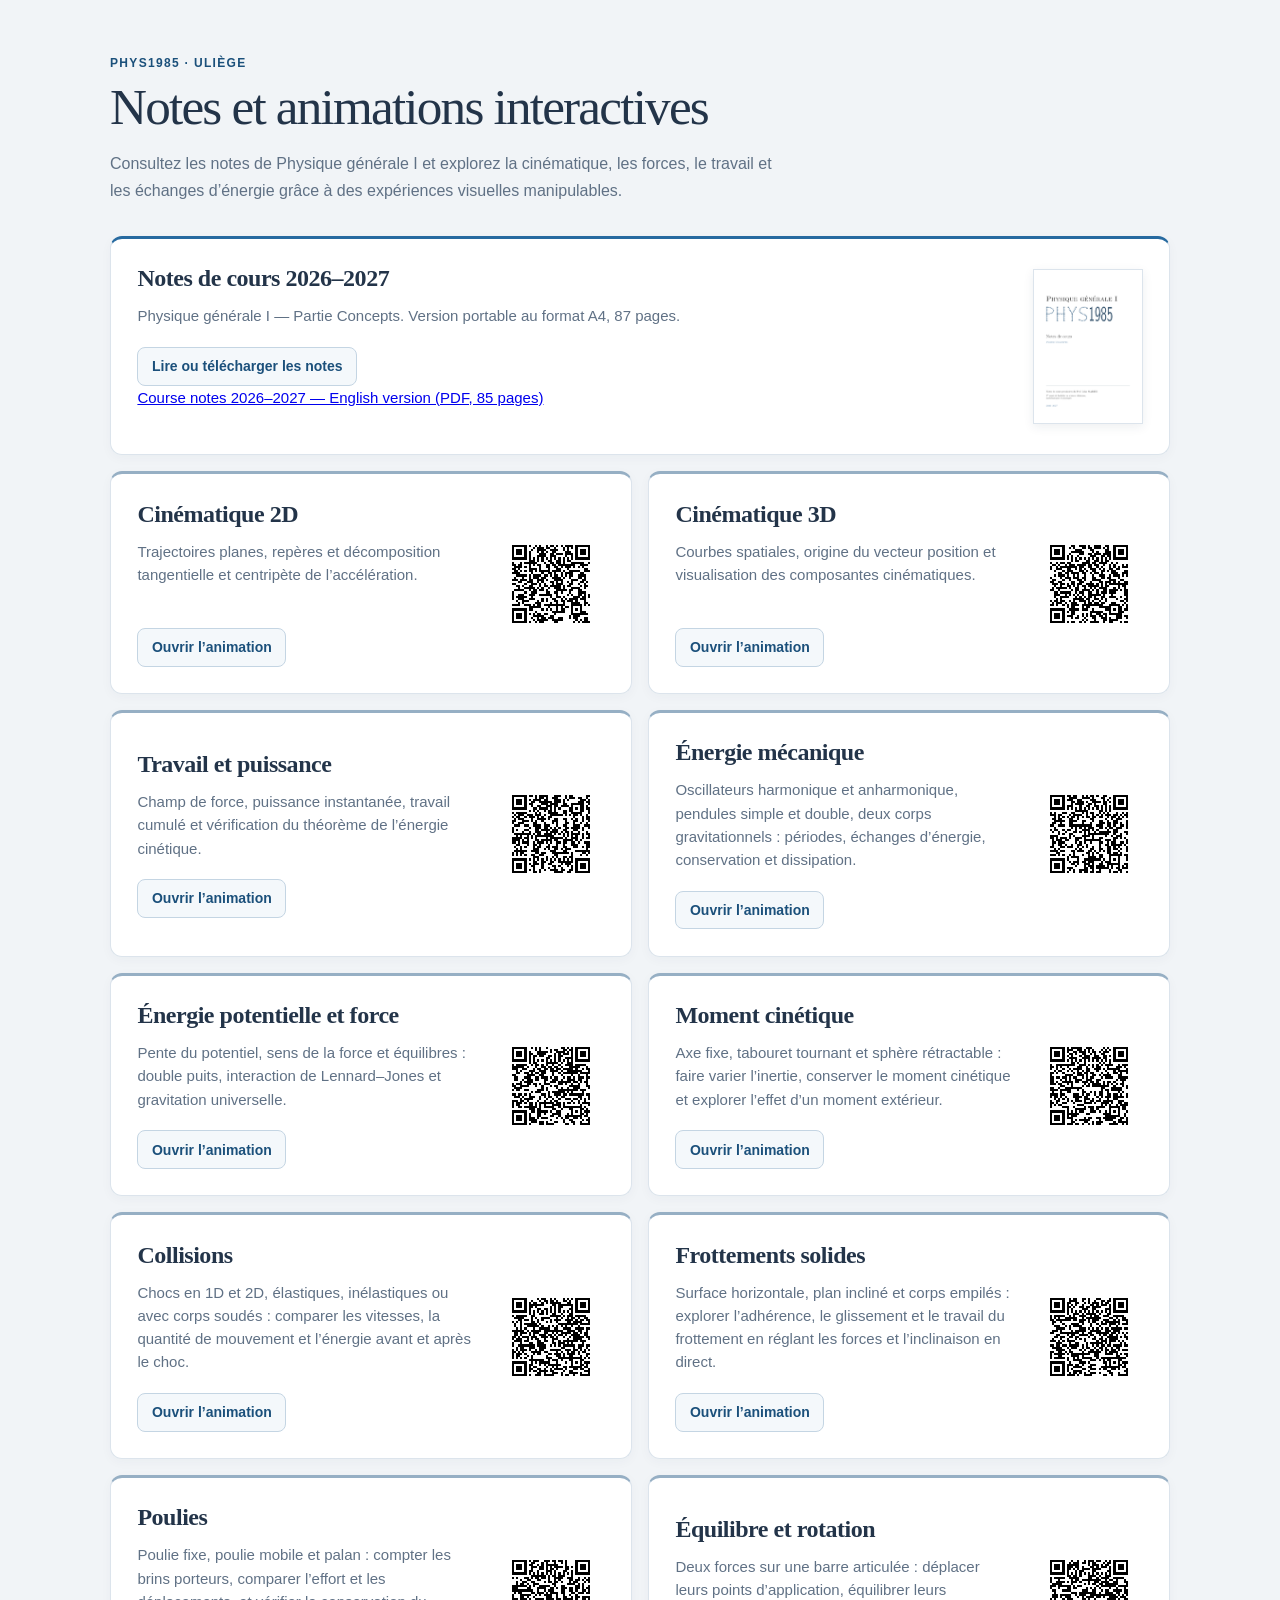
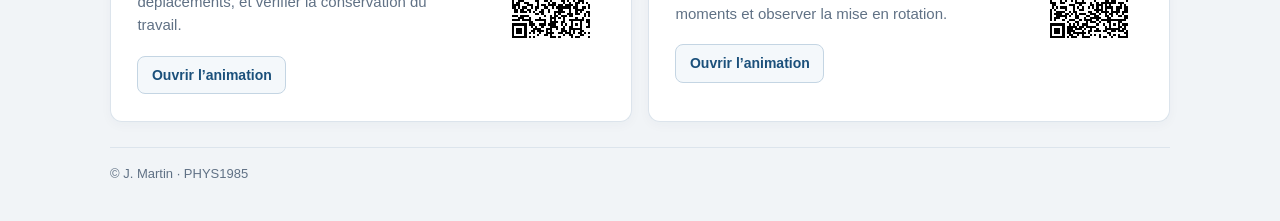
<file: index.html>
<!doctype html>
<html lang="fr">
<head>
  <meta charset="utf-8">
  <meta name="viewport" content="width=device-width, initial-scale=1">
  <meta name="description" content="Notes de cours et animations interactives de mécanique pour le cours PHYS1985.">
  <link rel="canonical" href="https://aenictusgithub.github.io/PHYS1985/">
  <meta property="og:title" content="PHYS1985 — Notes et animations interactives de mécanique">
  <meta property="og:description" content="Notes de cours 2026–2027 et expériences visuelles manipulables de cinématique, dynamique, énergie, collisions, rotations et ondes.">
  <meta property="og:type" content="website">
  <meta property="og:url" content="https://aenictusgithub.github.io/PHYS1985/">
  <meta property="og:image" content="https://aenictusgithub.github.io/PHYS1985/og.png">
  <meta name="twitter:card" content="summary_large_image">
  <meta name="twitter:title" content="PHYS1985 — Notes et animations interactives de mécanique">
  <meta name="twitter:description" content="Notes de cours 2026–2027 et expériences visuelles manipulables de cinématique, dynamique, énergie, collisions, rotations et ondes.">
  <meta name="twitter:image" content="https://aenictusgithub.github.io/PHYS1985/og.png">
  <title>PHYS1985 — Notes et animations interactives</title>
  <link rel="stylesheet" href="assets/phys1985-theme.css">
</head>
<body class="catalog">
  <main>
    <header>
      <p class="eyebrow">PHYS1985 · ULiège</p>
      <h1>Notes et animations interactives</h1>
      <p class="intro">Consultez les notes de Physique générale I et explorez la cinématique, les forces, le travail et les échanges d’énergie grâce à des expériences visuelles manipulables.</p>
    </header>

    <section class="grid" aria-label="Ressources disponibles">
      <article class="featured">
        <div>
          <h2>Notes de cours 2026–2027</h2>
          <p>Physique générale I — Partie Concepts. Version portable au format A4, 87 pages.</p>
          <a class="button" href="notes/Notes_de_cours_2627.pdf">Lire ou télécharger les notes</a>
          <p lang="en"><a href="notes/Course_notes_2627_EN.pdf">Course notes 2026–2027 — English version (PDF, 85 pages)</a></p>
        </div>
        <a class="notes-cover-link" href="notes/Notes_de_cours_2627.pdf" aria-label="Ouvrir les notes de cours 2026–2027">
          <img class="notes-cover" src="notes/Notes_2627_portable_cover.png" alt="Page de garde des notes de cours PHYS1985 2026–2027">
        </a>
      </article>

      <article>
        <div>
          <h2>Cinématique 2D</h2>
          <p>Trajectoires planes, repères et décomposition tangentielle et centripète de l’accélération.</p>
          <a class="button" href="cinematique_2d_webapp_fr.html">Ouvrir l’animation</a>
        </div>
        <img class="qr" src="qr-codes/cinematique_2d.svg" alt="QR code vers l’animation de cinématique 2D">
      </article>

      <article>
        <div>
          <h2>Cinématique 3D</h2>
          <p>Courbes spatiales, origine du vecteur position et visualisation des composantes cinématiques.</p>
          <a class="button" href="cinematique_3d_webapp_fr.html">Ouvrir l’animation</a>
        </div>
        <img class="qr" src="qr-codes/cinematique_3d.svg" alt="QR code vers l’animation de cinématique 3D">
      </article>

      <article>
        <div>
          <h2>Travail et puissance</h2>
          <p>Champ de force, puissance instantanée, travail cumulé et vérification du théorème de l’énergie cinétique.</p>
          <a class="button" href="puissance_travail_webapp_fr.html">Ouvrir l’animation</a>
        </div>
        <img class="qr" src="qr-codes/puissance_travail.svg" alt="QR code vers l’animation sur le travail et la puissance">
      </article>

      <article>
        <div>
          <h2>Énergie mécanique</h2>
          <p>Oscillateurs harmonique et anharmonique, pendules simple et double, deux corps gravitationnels : périodes, échanges d’énergie, conservation et dissipation.</p>
          <a class="button" href="energie_mecanique_webapp_fr.html">Ouvrir l’animation</a>
        </div>
        <img class="qr" src="qr-codes/energie_mecanique.svg" alt="QR code vers l’animation sur l’énergie mécanique">
      </article>

      <article>
        <div>
          <h2>Énergie potentielle et force</h2>
          <p>Pente du potentiel, sens de la force et équilibres : double puits, interaction de Lennard–Jones et gravitation universelle.</p>
          <a class="button" href="potentiel_force_webapp_fr.html">Ouvrir l’animation</a>
        </div>
        <img class="qr" src="qr-codes/potentiel_force.svg" alt="QR code vers l’animation sur l’énergie potentielle et la force">
      </article>

      <article>
        <div>
          <h2>Moment cinétique</h2>
          <p>Axe fixe, tabouret tournant et sphère rétractable : faire varier l’inertie, conserver le moment cinétique et explorer l’effet d’un moment extérieur.</p>
          <a class="button" href="moment_cinetique_webapp_fr.html">Ouvrir l’animation</a>
        </div>
        <img class="qr" src="qr-codes/moment_cinetique.svg" alt="QR code vers l’animation sur le moment cinétique">
      </article>

      <article>
        <div>
          <h2>Collisions</h2>
          <p>Chocs en 1D et 2D, élastiques, inélastiques ou avec corps soudés : comparer les vitesses, la quantité de mouvement et l’énergie avant et après le choc.</p>
          <a class="button" href="collisions_webapp_fr.html">Ouvrir l’animation</a>
        </div>
        <img class="qr" src="qr-codes/collisions.svg" alt="QR code vers l’animation sur les collisions">
      </article>

      <article>
        <div>
          <h2>Frottements solides</h2>
          <p>Surface horizontale, plan incliné et corps empilés : explorer l’adhérence, le glissement et le travail du frottement en réglant les forces et l’inclinaison en direct.</p>
          <a class="button" href="frottements_solides_webapp_fr.html">Ouvrir l’animation</a>
        </div>
        <img class="qr" src="qr-codes/frottements_solides.svg" alt="QR code vers l’animation sur les frottements solides">
      </article>

      <article>
        <div>
          <h2>Poulies</h2>
          <p>Poulie fixe, poulie mobile et palan : compter les brins porteurs, comparer l’effort et les déplacements, et vérifier la conservation du travail.</p>
          <a class="button" href="poulies_webapp_fr.html">Ouvrir l’animation</a>
        </div>
        <img class="qr" src="qr-codes/poulies.svg" alt="QR code vers l’animation sur les poulies">
      </article>
      <article>
        <div>
          <h2>Équilibre et rotation</h2>
          <p>Deux forces sur une barre articulée : déplacer leurs points d’application, équilibrer leurs moments et observer la mise en rotation.</p>
          <a class="button" href="equilibres_statiques_webapp_fr.html">Ouvrir l’animation</a>
        </div>
        <img class="qr" src="qr-codes/equilibres_statiques.svg" alt="QR code vers l’animation sur l’équilibre et la rotation">
      </article>
    </section>

    <footer>© J. Martin · PHYS1985</footer>
  </main>
</body>
</html>
</file>
<file: assets/phys1985-theme.css>
/* PHYS1985 — shared visual language. Embedded in every standalone application. */
:root {
  --bg: #f1f4f7;
  --panel: #ffffff;
  --panel-soft: #f7f9fb;
  --ink: #233449;
  --muted: #607185;
  --line: #dce4ec;
  --accent: #276aa0;
  --accent-dark: #1b507b;
  --position: #d9683b;
  --velocity: #2775b6;
  --acceleration: #7758a6;
  --tangential: #b5688b;
  --normal: #268576;
  --centripetal: #268576;
  --force: #7758a6;
  --work: #2775b6;
  --positive: #268576;
  --negative: #b5687b;
  --shadow: 0 3px 12px rgba(28, 49, 72, 0.035);
  --ui-font: -apple-system, BlinkMacSystemFont, "Segoe UI", sans-serif;
  --title-font: "STIX Two Text", Georgia, "Times New Roman", serif;
  --radius: 0.75rem;
  --text-ui: 0.875rem;
  --text-secondary: 0.75rem;
  --text-formula: 0.9375rem;
  --text-value: 0.875rem;
  --text-tick: 0.8125rem;
  font-family: var(--ui-font);
  font-synthesis: none;
  color-scheme: light;
}

.phys-app { margin: 0; color: var(--ink); background: var(--bg); }
.phys-app [hidden] { display: none !important; }
.phys-app mjx-container[jax="SVG"] { font-size: 100% !important; }
.phys-app #app-shell {
  display: grid;
  grid-template-columns: 20.5rem minmax(0, 1fr);
  width: 100%;
  height: 100vh;
  height: 100dvh;
  min-height: 0;
}
.phys-app .control-panel {
  min-width: 0;
  overflow-y: auto;
  border-right: 1px solid var(--line);
  box-shadow: none;
  scrollbar-width: thin;
  scrollbar-color: #b9c7d4 transparent;
}
.phys-app .app-header {
  padding: 1.65rem 1.35rem 1.35rem;
  border: 0;
  border-top: 3px solid var(--accent);
  background: var(--panel);
}
.phys-app .eyebrow, .catalog .eyebrow {
  margin: 0 0 0.55rem;
  color: var(--accent-dark);
  font-family: var(--ui-font);
  font-size: 0.75rem;
  font-weight: 650;
  letter-spacing: 0.11em;
  text-transform: uppercase;
}
.phys-app .app-header h1 {
  margin: 0;
  font-family: var(--title-font);
  font-size: 1.95rem;
  font-weight: 600;
  letter-spacing: -0.035em;
  line-height: 1.12;
}
.phys-app .subtitle {
  margin: 0.65rem 0 0;
  color: var(--muted);
  font-size: 0.875rem;
  line-height: 1.5;
}
.phys-app .panel-section {
  padding: 1.1rem 1.35rem 1.2rem;
  border-top: 1px solid var(--line);
  border-bottom: 0;
}
.phys-app .panel-section h2 {
  margin: 0 0 0.85rem;
  color: var(--muted);
  font-family: var(--ui-font);
  font-size: 0.75rem;
  font-weight: 650;
  letter-spacing: 0.075em;
  line-height: 1.45;
  text-transform: uppercase;
}
.phys-app .section-heading-row { align-items: baseline; margin-bottom: 0.85rem; }
.phys-app .section-heading-row h2 { margin: 0; }
.phys-app .field-label {
  margin-bottom: 0.5rem;
  color: var(--ink);
  font-size: 0.875rem;
  font-weight: 550;
  line-height: 1.4;
}
.phys-app .field-label.compact { margin-top: 1rem; font-size: 0.875rem; }
.phys-app button, .phys-app select {
  min-width: 0;
  min-height: 2.6rem;
  border: 1px solid #cfdae5;
  border-radius: 0.5rem;
  color: var(--ink);
  background: #fff;
  font-size: 0.875rem;
  line-height: 1.25;
  transition: background-color 140ms ease, border-color 140ms ease;
}
.phys-app button { padding: 0.6rem 0.65rem; }
.phys-app select { width: 100%; padding: 0.6rem 1.7rem 0.6rem 0.65rem; text-overflow: ellipsis; }
.phys-app button:hover, .phys-app select:hover { border-color: #8daac1; background: #f5f8fb; }
.phys-app button:focus-visible,
.phys-app select:focus-visible,
.phys-app input:focus-visible,
.phys-app [tabindex]:focus-visible,
.catalog a:focus-visible {
  outline: 3px solid #88b5d7;
  outline-offset: 3px;
}
.phys-app .primary-button {
  color: #fff;
  border-color: var(--accent);
  background: var(--accent);
  font-weight: 600;
  box-shadow: 0 1px 2px rgba(28, 49, 72, 0.08);
}
.phys-app .primary-button:hover { color: #fff; border-color: var(--accent-dark); background: var(--accent-dark); }
.phys-app .text-button {
  min-height: 1.5rem;
  padding: 0;
  border: 0;
  border-radius: 0;
  color: var(--accent);
  background: transparent;
  font-size: 0.8125rem;
  font-weight: 550;
}
.phys-app .text-button:hover { background: transparent; text-decoration: underline; text-underline-offset: 0.2em; }
.phys-app .transport-row { display: grid; grid-template-columns: 1fr 1.35fr 0.9fr; gap: 0.4rem; }
.phys-app .transport-row select { width: 100%; padding-left: 0.45rem; padding-right: 0.6rem; }
.phys-app .transport-row button { padding-left: 0.35rem; padding-right: 0.35rem; font-size: 0.8125rem; }
.phys-app .preset-grid { gap: 0.45rem; }
.phys-app .preset-grid button { min-height: 2.25rem; padding: 0.4rem; font-size: 0.8125rem; }
.phys-app input[type="range"] {
  -webkit-appearance: none;
  appearance: none;
  display: block;
  width: 100%;
  height: 1.75rem;
  margin: 0.05rem 0;
  padding: 0;
  border: 0;
  background: transparent;
  cursor: pointer;
  accent-color: var(--accent);
}
.phys-app input[type="range"]::-webkit-slider-runnable-track { height: 4px; border-radius: 4px; background: #d3dee8; }
.phys-app input[type="range"]::-moz-range-track { height: 4px; border-radius: 4px; background: #d3dee8; }
.phys-app input[type="range"]::-webkit-slider-thumb {
  -webkit-appearance: none;
  width: 16px;
  height: 16px;
  margin-top: -6px;
  border: 2px solid #fff;
  border-radius: 50%;
  background: var(--accent);
  box-shadow: 0 0 0 1px #b6c8d8;
}
.phys-app input[type="range"]::-moz-range-thumb {
  width: 12px;
  height: 12px;
  border: 2px solid #fff;
  border-radius: 50%;
  background: var(--accent);
  box-shadow: 0 0 0 1px #b6c8d8;
}
.phys-app input[type="checkbox"] { width: 1rem; height: 1rem; margin: 0; accent-color: var(--accent); }
.phys-app .vector-options, .phys-app .display-options { gap: 0.15rem; margin-top: 0; }
.phys-app .check-row {
  min-height: 2.1rem;
  padding: 0.2rem 0;
  gap: 0.55rem;
  color: var(--ink);
  font-size: 0.875rem;
  line-height: 1.4;
  cursor: pointer;
}
.phys-app .swatch { width: 0.55rem; height: 0.55rem; border: 0; box-shadow: none; }
.phys-app .swatch-velocity { background: var(--velocity); }
.phys-app .range-readout-row { align-items: baseline; gap: 0.7rem; margin-top: 0.15rem; font-size: 0.8125rem; }
.phys-app .range-readout-row output, .phys-app .paired-controls output { color: var(--ink); font-weight: 500; }
.phys-app .microcopy { font-size: 0.75rem; line-height: 1.5; }
.phys-app .inline-check { flex: 0 0 auto; gap: 0.4rem; font-size: 0.8125rem; }
.phys-app .block-note { margin-top: 0.7rem; }
.phys-app .velocity-polar-controls .field-label { min-height: 4rem; }
.phys-app .equation-section { background: var(--panel-soft); }
.phys-app .equations { min-width: 0; color: var(--ink); font-size: var(--text-formula); }
.phys-app .equation { font-size: var(--text-formula); line-height: 1.5; }
.phys-app .equation.parameters, .phys-app .equations .equation-note { font-family: var(--ui-font); font-size: 0.75rem; line-height: 1.55; }
.phys-app .panel-footer {
  gap: 0.85rem;
  padding: 1rem 1.35rem;
  border-top: 1px solid var(--line);
  color: var(--muted);
  font-size: 0.75rem;
  line-height: 1.55;
  white-space: normal;
}
.phys-app .panel-footer > span:first-child { flex: 0 0 auto; }
.phys-app .panel-footer .author-surname { font-variant-caps: small-caps; }
.phys-app .visualization-panel {
  min-width: 0;
  min-height: 0;
  gap: 0.85rem;
  padding: 1rem;
  background: var(--bg);
}
.phys-app #viewport, .phys-app .visual-card {
  min-width: 0;
  border: 1px solid var(--line);
  border-radius: var(--radius);
  background: #fff;
  box-shadow: var(--shadow);
}
.phys-app #viewport { min-height: 18rem; }
.phys-app .time-badge {
  top: 0.85rem;
  left: 0.85rem;
  padding: 0.45rem 0.6rem;
  border: 1px solid var(--line);
  border-radius: 0.5rem;
  color: var(--ink);
  background: rgba(255, 255, 255, 0.94);
  font-size: var(--text-value);
  box-shadow: 0 2px 6px rgba(28, 49, 72, 0.035);
}
.phys-app .viewport-toolbar { top: 0.85rem; right: 0.85rem; border: 0; border-radius: 0.5rem; background: transparent; }
.phys-app .viewport-toolbar button {
  min-height: 2.2rem;
  padding: 0.45rem 0.6rem;
  border: 1px solid var(--line);
  border-radius: 0.5rem;
  background: rgba(255, 255, 255, 0.94);
  font-size: 0.75rem;
}
.phys-app .warning-badge { border-radius: 0.5rem; font-size: 0.8125rem; }
.phys-app .readout-panel {
  min-height: 0;
  padding: 0;
  border: 0;
  background: transparent;
}
.phys-app .vector-readouts { grid-template-columns: repeat(auto-fit, minmax(min(100%, 14rem), 1fr)); gap: 0.7rem; }
.phys-app .vector-readout, .phys-app .readout-card {
  position: relative;
  min-width: 0;
  padding: 0.8rem 0.9rem;
  border: 1px solid var(--line);
  border-radius: 0.625rem;
  background: #fff;
  box-shadow: var(--shadow);
}
.phys-app .vector-readout { border-top: 2px solid var(--readout-color); gap: 0.1rem; }
.phys-app .vector-readout-line { max-width: 100%; padding: 0.22rem 0; overflow-x: auto; scrollbar-width: thin; line-height: 1.4; }
.phys-app .vector-readout-magnitude { font-size: var(--text-value); font-weight: 500; }
.phys-app .vector-readout-components { font-size: var(--text-value); }
.phys-app .readout-card::before { inset: 0 0 auto; width: auto; height: 2px; }
.phys-app .readout-symbol { font-size: var(--text-value); line-height: 1.35; }
.phys-app .readout-card strong { margin: 0.28rem 0 0.22rem; font-size: var(--text-value); font-weight: 500; }
.phys-app .range-readout-row output, .phys-app .paired-controls output { font-size: var(--text-value); }
.phys-app .readout-card small { font-size: 0.75rem; line-height: 1.45; }
.phys-app .axis-title-label { font-size: var(--text-formula); }
.phys-app .axis-tick-label { font-size: var(--text-tick); font-weight: 400; }

/* The force field keeps a dark plotting surface for its magnitude palette. */
.phys-app[data-app="energy"] .visualization-panel { display: block; overflow-y: auto; container: workspace / inline-size; }
.phys-app[data-app="energy"] .experiment-grid {
  grid-template-columns: minmax(0, 1fr);
  grid-template-rows: minmax(360px, 47vh) minmax(380px, 38vh);
  gap: 0.85rem;
}
.phys-app[data-app="energy"] .readout-panel { grid-template-columns: repeat(auto-fit, minmax(9rem, 1fr)); gap: 0.7rem; margin-top: 0.85rem; }
.phys-app .card-heading { min-height: 4.4rem; padding: 0.9rem 1rem; align-items: center; }
.phys-app .card-heading h2 { font-family: var(--title-font); font-size: 1.125rem; font-weight: 600; line-height: 1.3; }
.phys-app .card-kicker { color: var(--muted); font-size: 0.75rem; font-weight: 500; letter-spacing: 0.065em; }
.phys-app .sign-badge, .phys-app .result-badge { padding: 0.35rem 0.55rem; border-radius: 0.4rem; font-size: 0.75rem; font-weight: 550; }
.phys-app .sign-badge.positive { color: #20695b; background: #e9f3ef; }
.phys-app .sign-badge.negative { color: #97495f; background: #f8edf0; }
.phys-app .sign-badge.neutral { color: #56697a; background: #edf2f6; }
.phys-app .result-badge { color: var(--accent-dark); background: #edf3f8; }
.phys-app[data-app="energy"] .time-badge { display: grid; gap: 0.3rem; color: #eef5fc; border-color: #34475b; background: rgba(16, 29, 44, 0.92); box-shadow: none; }
.phys-app[data-app="energy"] .viewport-toolbar button { color: #e3edf7; border-color: #34475b; background: rgba(16, 29, 44, 0.92); }
.phys-app[data-app="energy"] .viewport-toolbar button:hover { background: #263c50; }
.phys-app .drag-a-hint { left: 0.85rem; bottom: 0.85rem; border-color: #34475b; border-radius: 0.4rem; background: rgba(16, 29, 44, 0.85); color: #cfdeeb; font-size: 0.75rem; }
.phys-app .scene-math-label { text-shadow: none; }
.phys-app .point-label { color: #ed8a58; }
.phys-app .velocity-label { color: #6db9ed; }
.phys-app .kinetic-readout::before { background: var(--position); }
.phys-app .chart-legend { top: 0.6rem; right: 0.65rem; gap: 0.3rem; padding: 0.45rem 0.6rem; border-color: var(--line); border-radius: 0.45rem; font-size: 0.875rem; background: rgba(255, 255, 255, 0.94); }
.phys-app .chart-tick-label { font-size: var(--text-tick); }
.phys-app .chart-axis-x, .phys-app .chart-axis-y { font-size: var(--text-formula); }
.phys-app .chart-axis-y { top: calc(50% + 23px); }
.phys-app .legend-positive { background: rgba(38, 133, 118, 0.3); }
.phys-app .legend-negative { background: rgba(181, 104, 123, 0.3); }

@container workspace (min-width: 960px) {
  .phys-app[data-app="energy"] .experiment-grid {
    grid-template-columns: minmax(0, 1.12fr) minmax(0, 1fr);
    grid-template-rows: minmax(400px, calc(100dvh - 160px));
  }
}

@media (max-width: 1180px) and (min-width: 881px) {
  .phys-app #app-shell { grid-template-columns: 19rem minmax(0, 1fr); }
  .phys-app .app-header, .phys-app .panel-section, .phys-app .panel-footer { padding-left: 1.1rem; padding-right: 1.1rem; }
}
@media (max-width: 880px) {
  .phys-app { overflow: auto; }
  .phys-app #app-shell { display: block; height: auto; min-height: 100vh; }
  .phys-app .control-panel { overflow: visible; border-right: 0; }
  .phys-app .visualization-panel { min-height: 0; }
  .phys-app:not([data-app="energy"]) .visualization-panel { grid-template-rows: minmax(24rem, 62vh) auto; }
  .phys-app #viewport { min-height: 24rem; }
  .phys-app .panel-footer { justify-content: space-between; }
  .phys-app .velocity-polar-controls .field-label { min-height: 2.6rem; }
}
@media (max-width: 620px) {
  .phys-app .app-header { padding-top: 1.3rem; }
  .phys-app .app-header, .phys-app .panel-section, .phys-app .panel-footer { padding-left: 1rem; padding-right: 1rem; }
  .phys-app .visualization-panel { padding: 0.6rem; }
  .phys-app .card-heading { align-items: flex-start; gap: 0.5rem; padding: 0.8rem; }
  .phys-app .vector-readouts { grid-template-columns: minmax(0, 1fr); }
  .phys-app[data-app="energy"] .readout-panel { grid-template-columns: repeat(2, minmax(0, 1fr)); }
  .phys-app .readout-card:last-child { grid-column: auto; }
  .phys-app .velocity-polar-controls .field-label { min-height: 0; }
  .phys-app .time-badge { top: 0.6rem; left: 0.6rem; }
  .phys-app .viewport-toolbar { top: 0.6rem; right: 0.6rem; }
  .phys-app .viewport-toolbar button { font-size: 0.75rem; padding: 0.4rem; }
  .phys-app[data-app="energy"] .viewport-toolbar { top: auto; bottom: 0.6rem; }
  .phys-app .chart-legend { font-size: 0.8125rem; }
  .phys-app .range-readout-row .microcopy { max-width: 55%; text-align: right; }
}
@media (max-height: 650px) and (min-width: 881px) {
  .phys-app .visualization-panel { overflow-y: auto; }
  .phys-app:not([data-app="energy"]) .visualization-panel { grid-template-rows: minmax(24rem, 1fr) auto; }
}
@media (prefers-reduced-motion: reduce) {
  .phys-app button, .phys-app select, .catalog a { transition: none; }
}

/* The catalogue uses the same type, surfaces and controls as the experiments. */
.catalog { margin: 0; min-height: 100vh; color: var(--ink); background: var(--bg); font-family: var(--ui-font); }
.catalog * { box-sizing: border-box; }
.catalog main { width: min(1060px, calc(100% - 3rem)); margin: 0 auto; padding: 3.5rem 0 2.5rem; }
.catalog header { max-width: 45rem; margin-bottom: 2rem; }
.catalog h1 { margin: 0; font-family: var(--title-font); font-size: clamp(2.2rem, 5vw, 3.2rem); font-weight: 500; line-height: 1.1; letter-spacing: -0.035em; }
.catalog .intro { margin: 1rem 0 0; max-width: 42rem; font-size: 1rem; line-height: 1.65; color: var(--muted); }
.catalog .grid { display: grid; grid-template-columns: repeat(2, minmax(0, 1fr)); gap: 1rem; }
.catalog article { display: grid; grid-template-columns: minmax(0, 1fr) 6.75rem; align-items: center; gap: 1.5rem; padding: 1.65rem; border: 1px solid var(--line); border-top: 3px solid #96afc4; border-radius: var(--radius); background: #fff; box-shadow: var(--shadow); }
.catalog article.featured { grid-column: 1 / -1; border-top-color: var(--accent); }
.catalog h2 { margin: 0 0 0.75rem; font-family: var(--title-font); font-weight: 600; font-size: 1.5rem; letter-spacing: -0.02em; }
.catalog article p { min-height: 4.6em; margin: 0 0 1.2rem; color: var(--muted); font-size: 0.9375rem; line-height: 1.55; }
.catalog article.featured p { min-height: 0; }
.catalog .button { display: inline-block; padding: 0.65rem 0.85rem; border: 1px solid #c4d5e3; border-radius: 0.5rem; color: var(--accent-dark); background: #f4f8fb; font-size: 0.875rem; font-weight: 550; text-decoration: none; transition: background-color 140ms ease; }
.catalog .button:hover { background: #e7f0f7; }
.catalog .qr { display: block; width: 6.75rem; height: 6.75rem; border: 0.3rem solid #fff; }
.catalog .notes-cover-link { display: block; justify-self: end; border: 1px solid var(--line); background: #fff; box-shadow: 0 3px 10px rgba(28, 49, 72, 0.08); }
.catalog .notes-cover { display: block; width: 6.75rem; height: auto; }
.catalog footer { margin-top: 1.6rem; padding-top: 1.1rem; border-top: 1px solid var(--line); color: var(--muted); font-size: 0.8125rem; }
@media (max-width: 820px) {
  .catalog main { width: min(680px, calc(100% - 2rem)); padding: 2.5rem 0; }
  .catalog .grid { grid-template-columns: 1fr; }
  .catalog article.featured { grid-column: auto; }
  .catalog article p { min-height: 0; }
}
@media (max-width: 420px) {
  .catalog article { grid-template-columns: minmax(0, 1fr) 4.75rem; gap: 0.7rem; padding: 1.15rem; }
  .catalog .qr { width: 4.75rem; height: 4.75rem; }
  .catalog .notes-cover { width: 4.75rem; }
  .catalog h2 { font-size: 1.35rem; }
}
</file>
